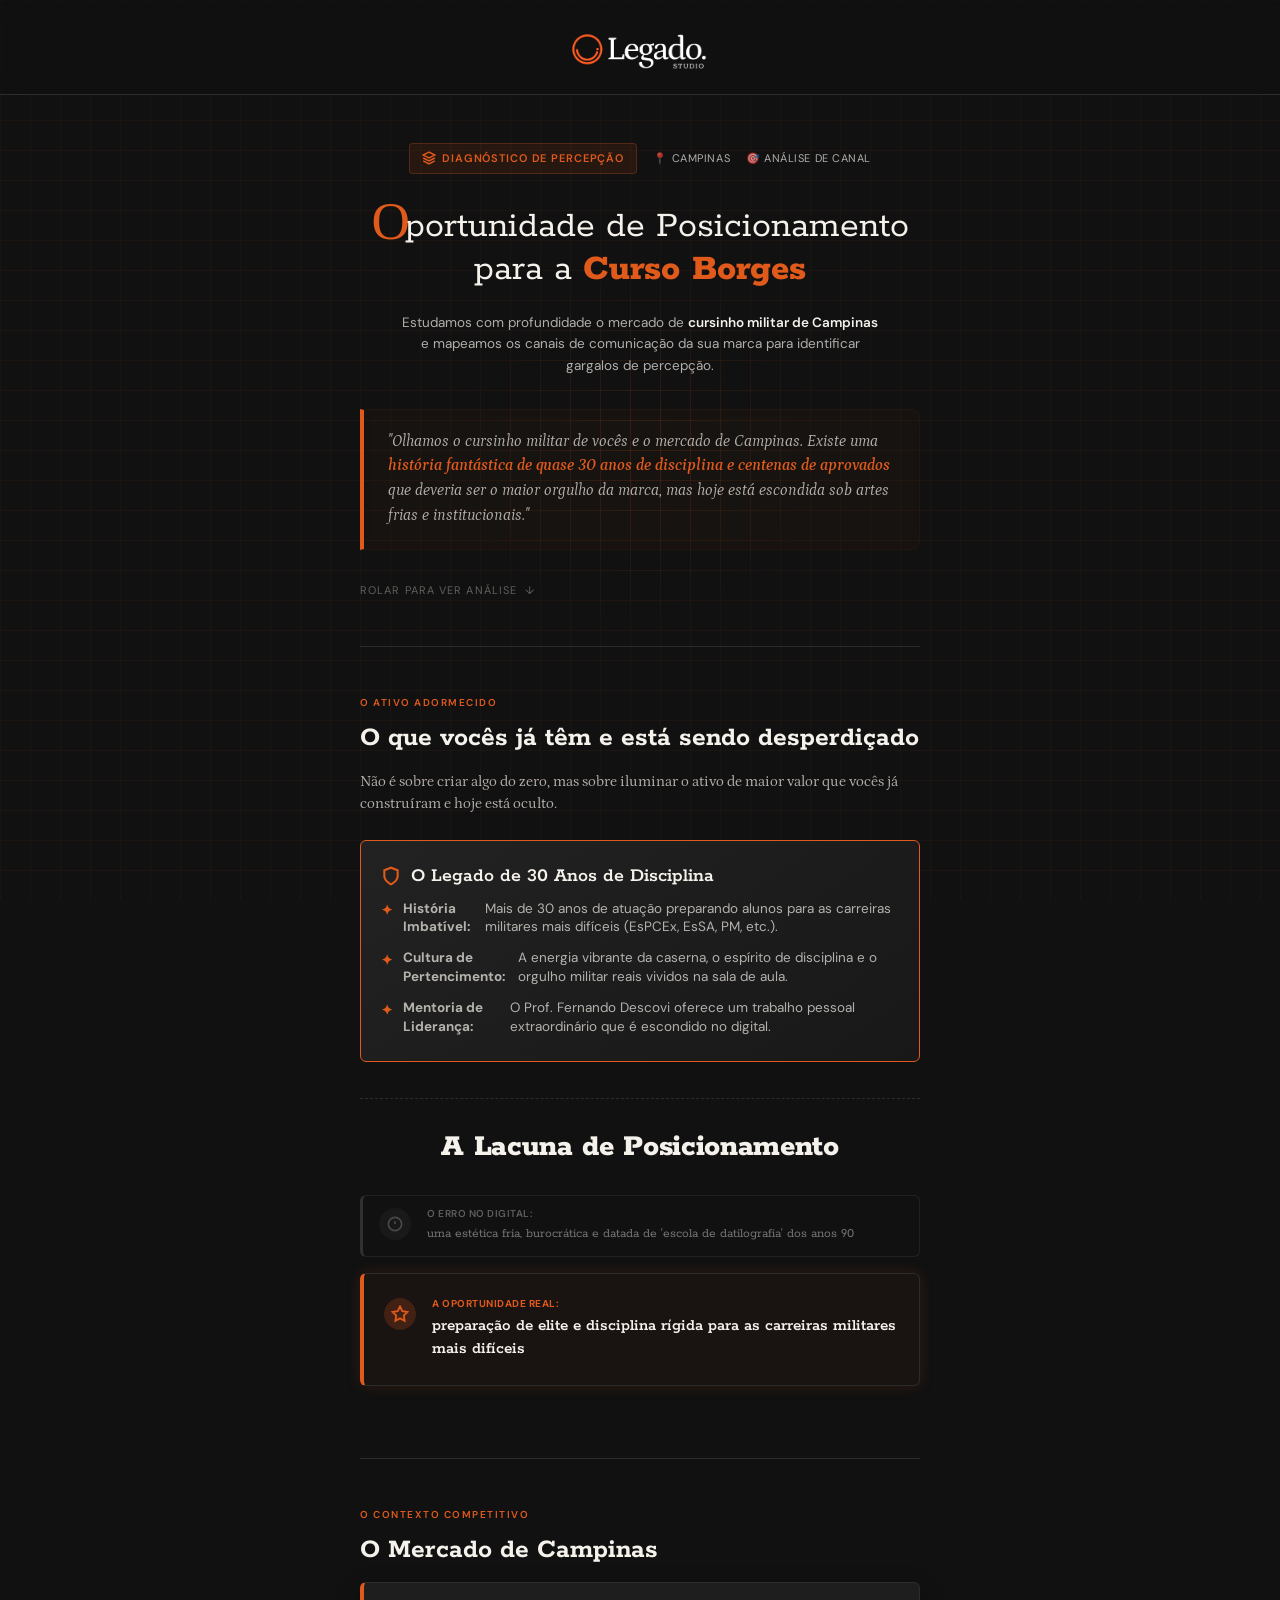
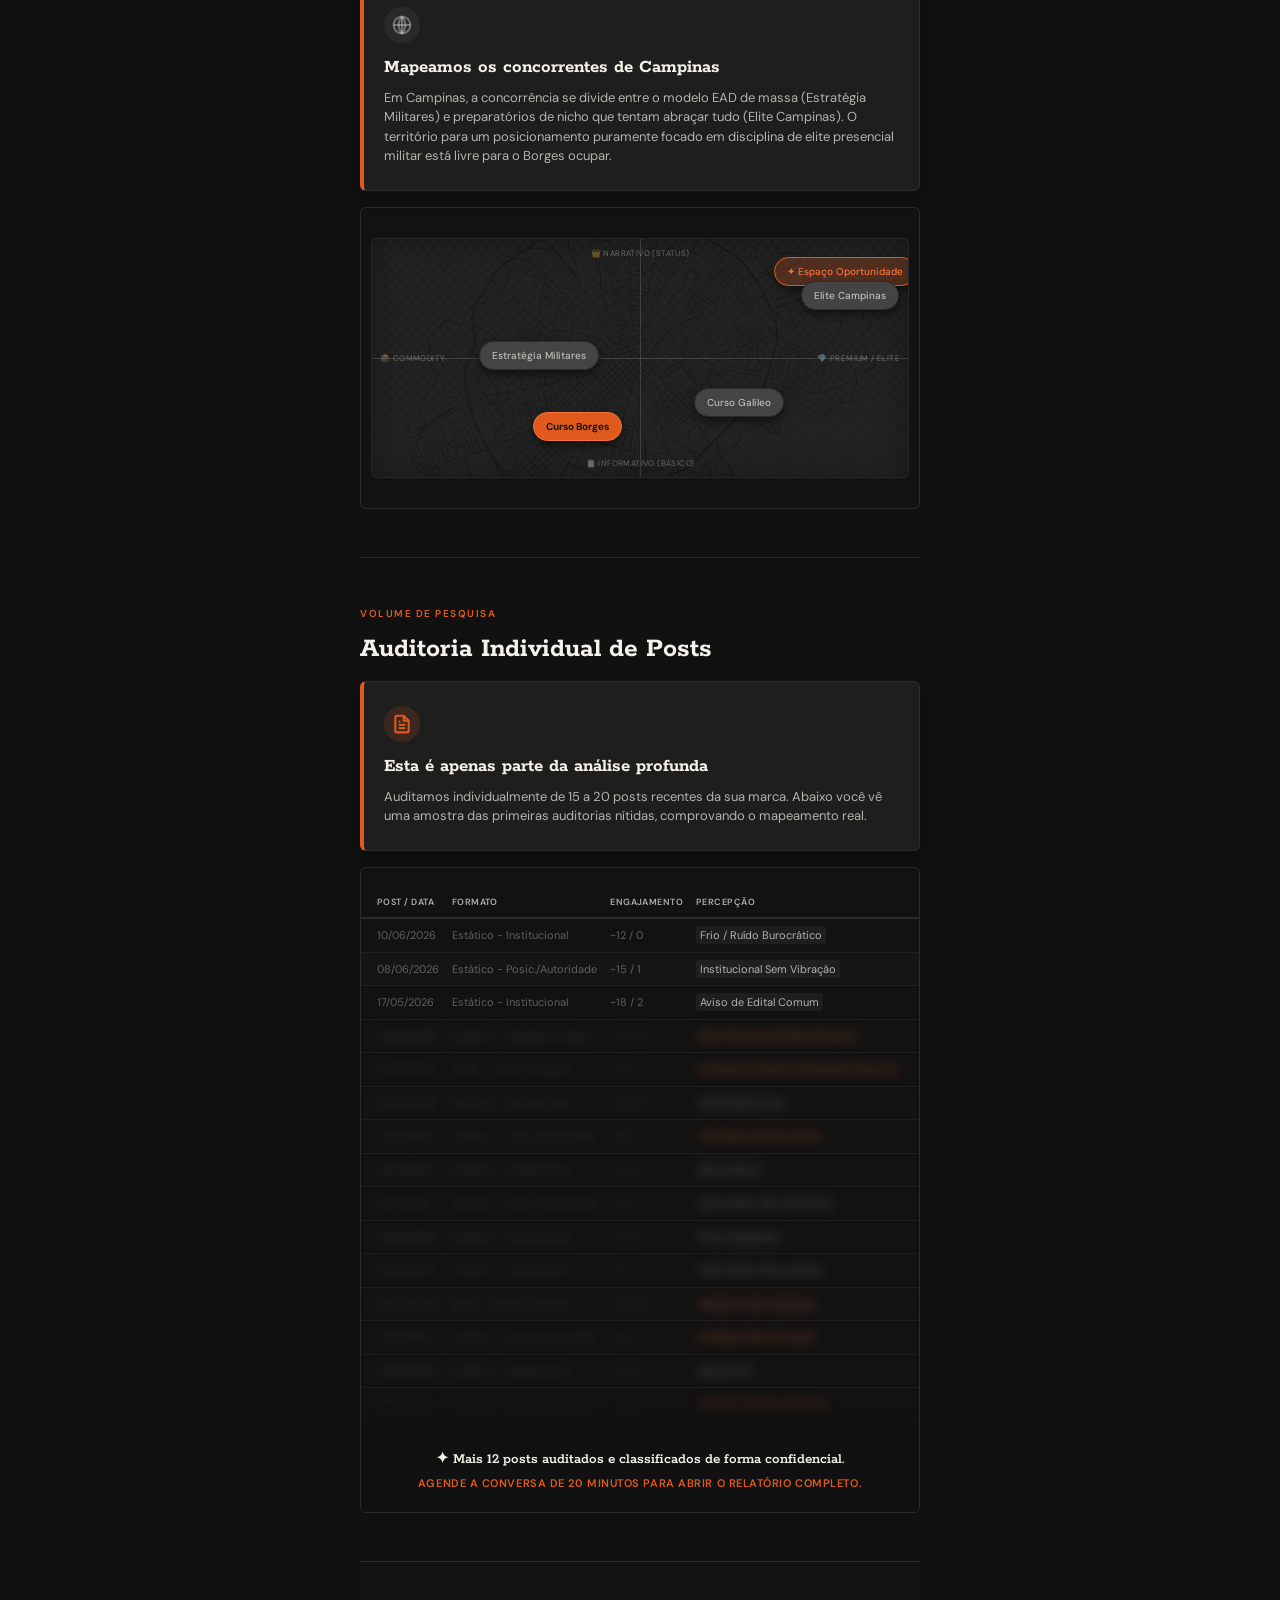
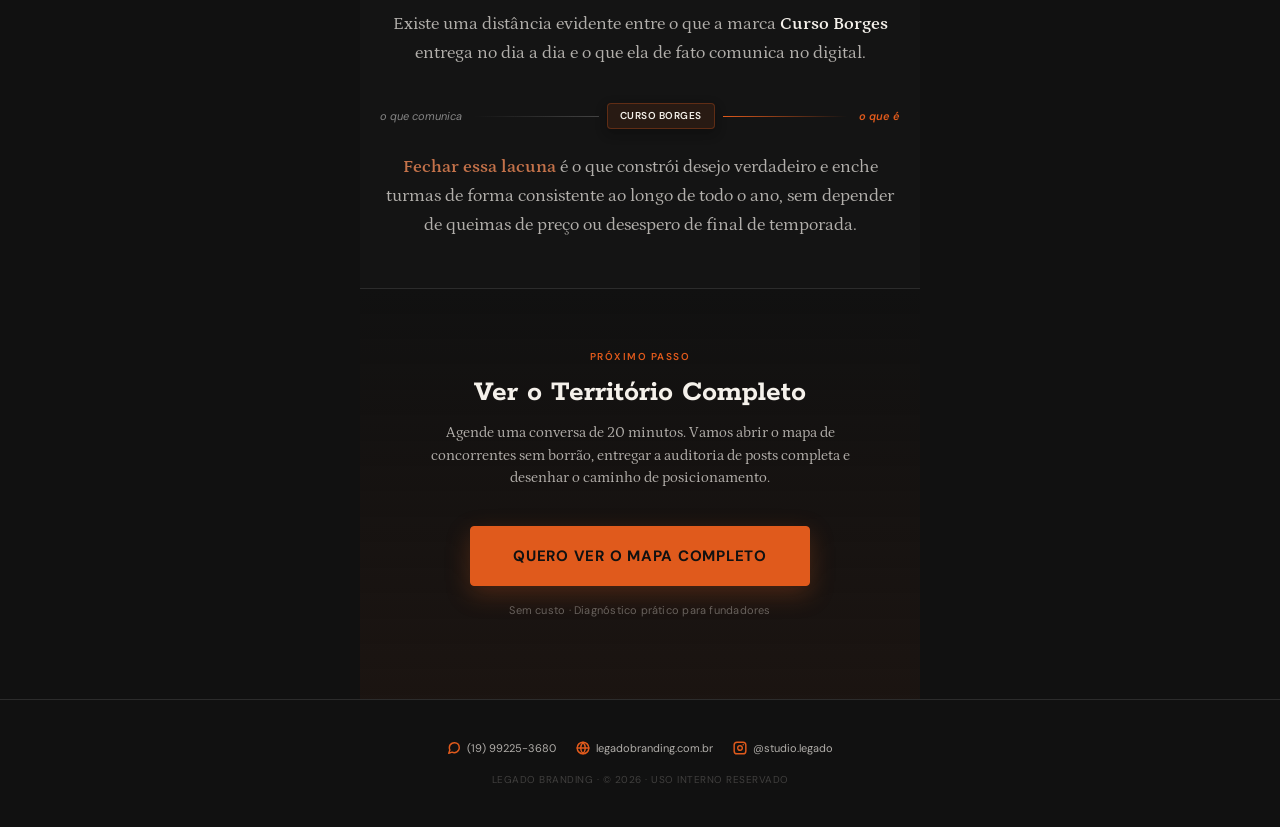
<file: index.html>
<!DOCTYPE html>
<html lang="pt-BR">
<head>
    <meta name="robots" content="noindex, nofollow">
    <meta charset="UTF-8">
    <meta name="viewport" content="width=device-width, initial-scale=1.0">
    <title>Análise de Posicionamento Personalizada | Legado Branding</title>
    <link rel="icon" href="favicon.png" type="image/png">
    <style>
        @import url('https://fonts.googleapis.com/css2?family=Rokkitt:wght@300;400;500;600;700;900&family=Petrona:ital,wght@0,300;0,400;0,500;0,600;0,700;1,400&family=DM+Sans:wght@300;400;500;600;700&display=swap');

        @font-face {
            font-family: 'Bianca';
            src: url('https://proposta-legado.vercel.app/BiancaScript.otf') format('opentype');
            font-weight: normal;
            font-style: normal;
        }

        :root {
            --preto: rgba(17, 17, 17, 0.95);
            --preto-solido: #111111;
            --cinza-escuro: rgba(26, 26, 26, 0.95);
            --cinza-card: #1E1E1E;
            --cinza-borda: #2C2C2C;
            --cinza-medio: #444444;
            --laranja: #E05A1C;
            --laranja-hover: #F47340;
            --laranja-suave: #C4724A;
            --branco: #F5F1EB;
            --branco-suave: rgba(245,241,235,0.7);
            --branco-fraco: rgba(245,241,235,0.35);
        }

        * {
            margin: 0;
            padding: 0;
            box-sizing: border-box;
        }

        html {
            scroll-behavior: smooth;
        }

        body {
            background-color: var(--preto-solido);
            color: var(--branco);
            font-family: 'Petrona', serif;
            line-height: 1.5;
            overflow-x: hidden;
            -webkit-font-smoothing: antialiased;
        }

        /* Background Animado (The Infinite Grid) */
        #grid-bg {
            position: fixed;
            top: 0; left: 0; right: 0; bottom: 0;
            z-index: -2;
            background-color: var(--preto-solido);
            background-image: 
                linear-gradient(to right, rgba(224, 90, 28, 0.05) 1px, transparent 1px),
                linear-gradient(to bottom, rgba(224, 90, 28, 0.05) 1px, transparent 1px);
            background-size: 30px 30px;
            animation: scrollGrid 40s linear infinite;
        }
        #grid-glow {
            position: fixed;
            top: 0; left: 0; right: 0; bottom: 0;
            z-index: -1;
            background-image: 
                linear-gradient(to right, rgba(224, 90, 28, 0.12) 1px, transparent 1px),
                linear-gradient(to bottom, rgba(224, 90, 28, 0.12) 1px, transparent 1px);
            background-size: 30px 30px;
            animation: scrollGrid 40s linear infinite;
            mask-image: radial-gradient(180px circle at var(--mouse-x, 50%) var(--mouse-y, 50%), black, transparent);
            -webkit-mask-image: radial-gradient(180px circle at var(--mouse-x, 50%) var(--mouse-y, 50%), black, transparent);
            pointer-events: none;
        }
        @keyframes scrollGrid {
            0% { background-position: 0 0; }
            100% { background-position: 30px 30px; }
        }

        h1, h2, h3, h4, h5, h6 {
            font-family: 'Rokkitt', serif;
            line-height: 1.15;
            font-weight: 700;
        }

        .letra-ceifada {
            font-family: 'Bianca', cursive;
            color: var(--laranja);
            font-size: 1.4em;
            font-weight: normal;
            display: inline-block;
            line-height: 0.8;
            margin-right: -0.1em;
            transform: translateY(0.05em);
            vertical-align: baseline;
        }

        .destaque-laranja {
            color: var(--laranja);
            font-weight: 600;
        }

        .hero-subtitle {
            font-family: 'DM Sans', sans-serif;
            font-size: 13.5px;
            line-height: 1.6;
            color: var(--branco-suave);
            text-align: center;
            max-width: 480px;
            margin: 0 auto 24px;
            font-weight: 400;
        }

        .hero-subtitle strong {
            color: var(--branco);
            font-weight: 600;
        }

        .container {
            width: 100%;
            max-width: 600px; /* Mobile-first container limit */
            margin: 0 auto;
            padding: 0 20px;
        }

        /* Header e Marca */
        header {
            padding: 32px 0 24px;
            display: flex;
            flex-direction: column;
            align-items: center;
            border-bottom: 1px solid var(--cinza-borda);
            background: rgba(17, 17, 17, 0.4);
            backdrop-filter: blur(10px);
            -webkit-backdrop-filter: blur(10px);
            position: sticky;
            top: 0;
            z-index: 10;
        }

        .logo {
            text-align: center;
        }

        .logo-text {
            font-family: 'Rokkitt', serif;
            font-weight: 700;
            font-size: 20px;
            letter-spacing: 0.05em;
            color: var(--branco);
            text-transform: uppercase;
        }

        .logo-subtext {
            font-family: 'DM Sans', sans-serif;
            font-weight: 600;
            font-size: 8px;
            letter-spacing: 0.25em;
            color: var(--laranja);
            margin-top: 1px;
            text-transform: uppercase;
        }

        /* Seções Gerais */
        section {
            padding: 48px 0;
            border-bottom: 1px solid var(--cinza-borda);
        }

        .section-tag {
            font-family: 'DM Sans', sans-serif;
            font-weight: 600;
            font-size: 10px;
            letter-spacing: 0.15em;
            text-transform: uppercase;
            color: var(--laranja);
            margin-bottom: 12px;
            display: block;
        }

        .section-title {
            font-size: 28px;
            color: var(--branco);
            margin-bottom: 16px;
        }

        .section-desc {
            font-size: 15px;
            color: var(--branco-suave);
            margin-bottom: 24px;
        }

        /* Elementos e Componentes Específicos */
        
        /* 1. Abertura */
        .hero-title {
            font-size: 38px;
            font-weight: 400;
            line-height: 1.15;
            margin-top: 12px;
            margin-bottom: 20px;
            text-align: center;
        }

        .hero-meta {
            font-family: 'DM Sans', sans-serif;
            font-size: 11px;
            color: var(--branco-suave);
            display: flex;
            align-items: center;
            gap: 16px;
            text-transform: uppercase;
            letter-spacing: 0.05em;
        }

        .hero-meta span {
            display: inline-flex;
            align-items: center;
            gap: 4px;
        }

        .hero-header-row {
            display: flex;
            align-items: center;
            justify-content: center;
            flex-wrap: wrap;
            gap: 16px;
            margin-bottom: 24px;
            width: 100%;
        }

        .hero-lead-text {
            font-family: 'Petrona', serif;
            font-size: 15.5px;
            line-height: 1.6;
            color: var(--branco-suave);
            background: rgba(224, 90, 28, 0.03);
            border-left: 4px solid var(--laranja);
            padding: 20px 24px;
            margin: 32px 0;
            font-style: italic;
            border-radius: 0 8px 8px 0;
            box-shadow: inset 0 0 15px rgba(224, 90, 28, 0.02);
            border-top: 1px solid rgba(224, 90, 28, 0.05);
            border-right: 1px solid rgba(224, 90, 28, 0.05);
            border-bottom: 1px solid rgba(224, 90, 28, 0.05);
        }

        .scroll-indicator {
            display: flex;
            align-items: center;
            gap: 8px;
            color: var(--branco-fraco);
            font-family: 'DM Sans', sans-serif;
            font-size: 11px;
            text-transform: uppercase;
            letter-spacing: 0.1em;
            margin-top: 12px;
            animation: bounce 2s infinite;
        }

        @keyframes bounce {
            0%, 20%, 50%, 80%, 100% { transform: translateY(0); }
            40% { transform: translateY(-5px); }
            60% { transform: translateY(-3px); }
        }

        /* 2. O que vimos no conteúdo */
        /* Condicional 1: Engajamento */
        .stat-box {
            background: var(--cinza-card);
            border: 1px solid var(--cinza-borda);
            border-radius: 6px;
            padding: 24px;
            margin-bottom: 16px;
            position: relative;
            overflow: hidden;
        }

        .stat-value {
            font-family: 'Rokkitt', serif;
            font-size: 52px;
            font-weight: 700;
            color: var(--laranja);
            line-height: 1;
            margin-bottom: 4px;
        }

        .stat-label {
            font-family: 'DM Sans', sans-serif;
            font-size: 12px;
            font-weight: 500;
            color: var(--branco-suave);
            text-transform: uppercase;
            letter-spacing: 0.05em;
            margin-bottom: 16px;
        }

        .stat-comparison {
            display: flex;
            flex-direction: column;
            gap: 8px;
            border-top: 1px solid var(--cinza-borda);
            padding-top: 16px;
        }

        .comp-row {
            display: flex;
            justify-content: space-between;
            font-family: 'DM Sans', sans-serif;
            font-size: 13px;
        }

        .comp-label {
            color: var(--branco-suave);
        }

        .comp-val {
            font-weight: 600;
            color: var(--branco);
        }

        .stat-badge {
            background: rgba(224, 90, 28, 0.15);
            color: var(--laranja-hover);
            border: 1px solid rgba(224, 90, 28, 0.3);
            font-size: 11px;
            padding: 4px 8px;
            border-radius: 4px;
            display: inline-block;
            margin-top: 8px;
            font-family: 'DM Sans', sans-serif;
            font-weight: 500;
        }

        /* Condicional 2: Distribuição */
        .dist-chart {
            background: var(--cinza-card);
            border: 1px solid var(--cinza-borda);
            border-radius: 6px;
            padding: 24px;
            display: flex;
            flex-direction: column;
            gap: 16px;
            margin-bottom: 16px;
        }

        .chart-row {
            display: flex;
            flex-direction: column;
            gap: 6px;
        }

        .chart-labels {
            display: flex;
            justify-content: space-between;
            font-family: 'DM Sans', sans-serif;
            font-size: 12px;
        }

        .chart-name {
            color: var(--branco-suave);
            font-weight: 500;
        }

        .chart-pct {
            font-weight: 600;
        }

        .chart-bar-container {
            width: 100%;
            height: 10px;
            background: rgba(255, 255, 255, 0.05);
            border-radius: 5px;
            overflow: hidden;
        }

        .chart-bar {
            height: 100%;
            border-radius: 5px;
            background: var(--cinza-medio);
            transition: width 1s ease;
        }

        .chart-bar.dominant {
            background: var(--laranja);
            box-shadow: 0 0 10px rgba(224, 90, 28, 0.4);
        }

        /* 3. Ativo Desperdiçado */
        .ativo-box {
            background: linear-gradient(145deg, #222222, #181818);
            border: 1px solid var(--laranja);
            border-radius: 6px;
            padding: 24px 20px;
            margin-bottom: 24px;
            position: relative;
        }

        .ativo-title {
            font-size: 20px;
            color: var(--branco);
            font-family: 'Rokkitt', serif;
            font-weight: 600;
        }

        .ativo-bullets {
            list-style: none;
            display: flex;
            flex-direction: column;
            gap: 12px;
            margin-top: 12px;
            padding-left: 0;
            text-align: left;
        }

        .ativo-bullets li {
            font-family: 'DM Sans', sans-serif;
            font-size: 13.5px;
            color: var(--branco-suave);
            display: flex;
            align-items: flex-start;
            gap: 10px;
            line-height: 1.4;
        }

        .ativo-bullets li::before {
            content: '✦';
            color: var(--laranja);
            font-weight: bold;
            flex-shrink: 0;
            margin-top: 2.5px;
        }

        .lacuna-box {
            margin-top: 36px;
            padding: 24px 0;
            border-top: 1px dashed var(--cinza-borda);
            text-align: center;
        }

        .lacuna-label {
            font-family: 'Rokkitt', serif;
            font-size: 32px;
            font-weight: 800;
            color: var(--branco);
            text-transform: none;
            letter-spacing: -0.01em;
            margin-bottom: 24px;
            display: block;
            text-align: center;
        }

        .lacuna-cards-container {
            display: flex;
            flex-direction: column;
            gap: 16px;
            margin-top: 20px;
            text-align: left;
        }

        .lacuna-card {
            background: var(--cinza-card);
            border: 1px solid var(--cinza-borda);
            border-radius: 6px;
            display: flex;
            gap: 16px;
            align-items: flex-start;
            transition: all 0.3s ease;
        }

        .lacuna-card:hover {
            transform: translateY(-2px);
        }

        .card-entrega {
            border-left: 4px solid var(--laranja);
            background: rgba(224, 90, 28, 0.04);
            padding: 24px 20px;
            box-shadow: 0 0 15px rgba(224, 90, 28, 0.15);
            animation: card-glow 2s infinite alternate;
        }

        @keyframes card-glow {
            0% { box-shadow: 0 0 8px rgba(224, 90, 28, 0.1); border-color: rgba(224, 90, 28, 0.4); }
            100% { box-shadow: 0 0 24px rgba(224, 90, 28, 0.45); border-color: var(--laranja-hover); }
        }

        .card-entrega .lacuna-card-content p {
            font-size: 17px;
            font-weight: 600;
            color: var(--branco);
        }

        .card-comunica {
            border-left: 3px solid var(--cinza-medio);
            background: rgba(26, 26, 26, 0.3);
            padding: 12px 16px;
            opacity: 0.65;
        }

        .card-comunica .lacuna-card-content p {
            font-size: 13.5px;
            color: #aaaaaa;
        }

        .lacuna-icon-circle {
            width: 32px;
            height: 32px;
            border-radius: 50%;
            display: flex;
            align-items: center;
            justify-content: center;
            flex-shrink: 0;
        }

        .bg-check {
            background: rgba(224, 90, 28, 0.15);
            color: var(--laranja);
        }

        .bg-alert {
            background: rgba(255, 255, 255, 0.05);
            color: var(--branco-fraco);
        }

        .lacuna-card-content h4 {
            font-family: 'DM Sans', sans-serif;
            font-size: 10px;
            text-transform: uppercase;
            letter-spacing: 0.05em;
            color: var(--branco-fraco);
            margin-bottom: 6px;
        }

        .lacuna-card-content p {
            font-family: 'Rokkitt', serif;
            color: var(--branco);
            line-height: 1.35;
        }

        .badge-analise {
            display: inline-flex;
            align-items: center;
            background: rgba(224, 90, 28, 0.1);
            border: 1px solid rgba(224, 90, 28, 0.25);
            color: var(--laranja);
            padding: 6px 12px;
            border-radius: 4px;
            font-family: 'DM Sans', sans-serif;
            font-weight: 600;
            font-size: 11px;
            text-transform: uppercase;
            letter-spacing: 0.08em;
        }

        .ativo-header {
            display: flex;
            align-items: center;
            gap: 10px;
            margin-bottom: 12px;
        }

        .ativo-icon {
            color: var(--laranja);
            flex-shrink: 0;
        }

        .dot-oportunidade {
            background: rgba(224, 90, 28, 0.25);
            color: var(--laranja-hover);
            border: 1px solid var(--laranja);
            font-weight: 700;
            box-shadow: 0 0 15px rgba(224, 90, 28, 0.4);
            animation: pulse-glow 2s infinite alternate;
            z-index: 4;
        }

        @keyframes pulse-glow {
            0% { box-shadow: 0 0 8px rgba(224, 90, 28, 0.3); transform: scale(1); }
            100% { box-shadow: 0 0 22px rgba(224, 90, 28, 0.7); transform: scale(1.08); }
        }

        /* 4 e 5. Seções Borradas com Legenda Nítida */
        .mercado-legenda-card {
            background: var(--cinza-card);
            border: 1px solid var(--cinza-borda);
            border-left: 4px solid var(--laranja);
            border-radius: 6px;
            padding: 24px 20px;
            margin-top: 16px;
            text-align: left;
            box-shadow: 0 8px 24px rgba(0, 0, 0, 0.3);
        }

        .blurred-container {
            position: relative;
            border-radius: 6px;
            overflow: hidden;
            border: 1px solid var(--cinza-borda);
            background: rgba(20, 20, 20, 0.4);
            margin-top: 16px;
        }

        .blur-wrapper {
            transition: all 0.5s ease;
            padding: 20px 10px;
            position: relative;
        }

        .blur-row {
            filter: blur(5px);
            opacity: 0.35;
            user-select: none;
            pointer-events: none;
            -webkit-user-select: none;
        }

        .table-fader-banner {
            position: absolute;
            bottom: 0;
            left: 0;
            right: 0;
            padding: 60px 20px 20px;
            background: linear-gradient(to top, #111111 65%, rgba(17, 17, 17, 0) 100%);
            text-align: center;
            display: flex;
            flex-direction: column;
            align-items: center;
            justify-content: flex-end;
            z-index: 5;
        }

        .table-fader-banner p {
            font-family: 'Rokkitt', serif;
            font-size: 15px;
            color: var(--branco);
            font-weight: 600;
        }

        .table-fader-banner span {
            font-family: 'DM Sans', sans-serif;
            font-size: 11px;
            color: var(--laranja);
            text-transform: uppercase;
            letter-spacing: 0.05em;
            margin-top: 4px;
            font-weight: 600;
        }

        .overlay-title {
            font-family: 'Rokkitt', serif;
            font-size: 18px;
            color: var(--branco);
            margin-bottom: 10px;
            line-height: 1.3;
        }

        .overlay-desc {
            font-family: 'DM Sans', sans-serif;
            font-size: 12px;
            color: var(--branco-suave);
            line-height: 1.5;
        }

        /* 4. Mercado (Mapa Posicionamento) */
        .positioning-map {
            width: 100%;
            height: 240px;
            display: grid;
            grid-template-columns: 1fr 1fr;
            grid-template-rows: 1fr 1fr;
            border: 1px solid rgba(255,255,255,0.1);
            position: relative;
            margin: 10px 0;
            background-color: var(--preto-solido);
            border-radius: 6px;
            overflow: hidden;
            box-shadow: inset 0 0 30px rgba(0, 0, 0, 0.8);
        }

        .positioning-map::before {
            content: "";
            position: absolute;
            top: 0; left: 0; right: 0; bottom: 0;
            background-image: var(--map-bg, none);
            background-size: cover;
            background-position: center;
            background-repeat: no-repeat;
            opacity: 0.08; /* Opacidade bem suave para não atrapalhar a leitura dos eixos */
            z-index: 0;
            pointer-events: none;
        }

        .map-axis-y {
            position: absolute;
            left: 50%;
            top: 0;
            bottom: 0;
            width: 1px;
            background: rgba(255, 255, 255, 0.15);
            z-index: 1;
        }

        .map-axis-x {
            position: absolute;
            top: 50%;
            left: 0;
            right: 0;
            height: 1px;
            background: rgba(255, 255, 255, 0.15);
            z-index: 1;
        }

        .map-label {
            position: absolute;
            font-family: 'DM Sans', sans-serif;
            font-size: 8px;
            text-transform: uppercase;
            letter-spacing: 0.05em;
            color: var(--branco-fraco);
            padding: 4px;
            z-index: 2;
        }
        .label-top { top: 4px; left: 50%; transform: translateX(-50%); }
        .label-bottom { bottom: 4px; left: 50%; transform: translateX(-50%); }
        .label-left { left: 4px; top: 50%; transform: translateY(-50%); }
        .label-right { right: 4px; top: 50%; transform: translateY(-50%); }

        .map-dot {
            position: absolute;
            padding: 6px 12px;
            border-radius: 20px;
            font-family: 'DM Sans', sans-serif;
            font-weight: 500;
            font-size: 10px;
            white-space: nowrap;
            box-shadow: 0 4px 10px rgba(0,0,0,0.5);
            z-index: 3;
        }

        .dot-competitor {
            background: var(--cinza-medio);
            color: var(--branco-suave);
            border: 1px solid var(--cinza-borda);
        }

        .dot-prospect {
            background: var(--laranja);
            color: var(--preto-solido);
            border: 1px solid var(--laranja-hover);
            font-weight: 700;
        }

        /* 5. Tabela Auditoria */
        .audit-table-container {
            width: 100%;
            overflow-x: auto;
        }

        .audit-table {
            width: 100%;
            border-collapse: collapse;
            font-family: 'DM Sans', sans-serif;
            font-size: 11px;
            text-align: left;
        }

        .audit-table th {
            border-bottom: 2px solid var(--cinza-borda);
            padding: 8px 6px;
            color: var(--branco-suave);
            font-weight: 600;
            text-transform: uppercase;
            font-size: 9px;
            letter-spacing: 0.05em;
        }

        .audit-table td {
            border-bottom: 1px solid rgba(255, 255, 255, 0.05);
            padding: 8px 6px;
            color: var(--branco-fraco);
            white-space: nowrap;
        }

        .audit-table tr:nth-child(even) {
            background: rgba(255, 255, 255, 0.01);
        }

        .table-badge-ok {
            background: rgba(224, 90, 28, 0.15);
            color: var(--laranja-suave);
            padding: 2px 4px;
            border-radius: 3px;
        }

        .table-badge-critico {
            background: rgba(255, 255, 255, 0.05);
            color: var(--branco-suave);
            padding: 2px 4px;
            border-radius: 3px;
        }

        /* 6. O Gap */
        .gap-text {
            font-family: 'Petrona', serif;
            font-size: 18px;
            line-height: 1.6;
            color: var(--branco-suave);
            text-align: center;
        }

        .gap-text em {
            color: var(--branco);
            font-style: normal;
            font-weight: 500;
        }

        .gap-highlight {
            color: var(--laranja-suave);
            font-weight: 600;
        }

        .visual-gap-row {
            display: flex;
            align-items: center;
            justify-content: center;
            width: 100%;
            gap: 12px;
            margin: 36px 0 24px;
            font-family: 'DM Sans', sans-serif;
            font-size: 11px;
        }
        
        .gap-text-left {
            color: #888888;
            text-transform: lowercase;
            font-style: italic;
            white-space: nowrap;
        }
        
        .gap-text-right {
            color: var(--laranja);
            font-weight: 600;
            text-transform: lowercase;
            font-style: italic;
            white-space: nowrap;
        }
        
        .gap-divider {
            display: flex;
            align-items: center;
            flex-grow: 1;
            gap: 8px;
            min-width: 80px;
        }
        
        .gap-line {
            height: 1px;
            flex-grow: 1;
        }
        
        .gap-line-left {
            background: linear-gradient(90deg, transparent, var(--cinza-medio));
        }

        .gap-line-right {
            background: linear-gradient(90deg, var(--laranja), transparent);
        }
        
        .gap-badge {
            background: rgba(224, 90, 28, 0.1);
            border: 1px solid rgba(224, 90, 28, 0.3);
            color: var(--branco);
            padding: 4px 12px;
            border-radius: 4px;
            font-size: 10px;
            font-weight: 600;
            text-transform: uppercase;
            letter-spacing: 0.05em;
            white-space: nowrap;
            box-shadow: 0 4px 12px rgba(0,0,0,0.3);
        }

        /* 7. CTA */
        .cta-section {
            background: linear-gradient(to bottom, var(--preto-solido), rgba(224, 90, 28, 0.05));
            text-align: center;
            padding: 60px 0 80px;
            border-bottom: none;
        }

        .btn-cta {
            display: inline-flex;
            align-items: center;
            justify-content: center;
            width: 100%;
            max-width: 340px;
            background-color: var(--laranja);
            color: var(--preto-solido);
            border: 1px solid var(--laranja);
            padding: 18px 24px;
            font-family: 'DM Sans', sans-serif;
            font-weight: 700;
            font-size: 15px;
            border-radius: 4px;
            text-decoration: none;
            transition: all 0.3s ease;
            box-shadow: 0 8px 24px rgba(224, 90, 28, 0.25);
            cursor: pointer;
            text-transform: uppercase;
            letter-spacing: 0.05em;
            margin-top: 12px;
        }

        .btn-cta:hover {
            background-color: var(--laranja-hover);
            border-color: var(--laranja-hover);
            transform: translateY(-2px);
            box-shadow: 0 12px 28px rgba(224, 90, 28, 0.4);
        }

        .btn-cta:active {
            transform: translateY(0);
        }

        .cta-subnote {
            font-family: 'DM Sans', sans-serif;
            font-size: 11px;
            color: var(--branco-fraco);
            margin-top: 16px;
            letter-spacing: 0.02em;
        }

        /* Footer */
        footer {
            padding: 40px 0;
            text-align: center;
            border-top: 1px solid var(--cinza-borda);
            font-family: 'DM Sans', sans-serif;
            font-size: 10px;
            color: var(--branco-fraco);
            letter-spacing: 0.05em;
            text-transform: uppercase;
        }

        .footer-contacts {
            display: flex;
            justify-content: center;
            flex-wrap: wrap;
            gap: 20px;
            margin-bottom: 16px;
            font-family: 'DM Sans', sans-serif;
            font-size: 11px;
            text-transform: none;
            letter-spacing: normal;
        }

        .footer-contacts a {
            color: var(--branco-suave);
            text-decoration: none;
            transition: color 0.2s;
            display: inline-flex;
            align-items: center;
            gap: 6px;
        }

        .footer-contacts a:hover {
            color: var(--branco);
        }

        .footer-contacts a svg {
            color: var(--laranja);
            transition: transform 0.2s, color 0.2s;
        }

        .footer-contacts a:hover svg {
            color: var(--laranja-hover);
            transform: scale(1.1);
        }

        /* Debug / Switcher Tool (Floating Panel) */
        #prospect-switcher {
            position: fixed;
            bottom: 20px;
            left: 50%;
            transform: translateX(-50%);
            z-index: 100;
            background: rgba(34, 34, 34, 0.95);
            border: 1px solid var(--laranja);
            padding: 8px 16px;
            border-radius: 50px;
            display: flex;
            align-items: center;
            gap: 12px;
            box-shadow: 0 10px 30px rgba(0, 0, 0, 0.5);
            transition: opacity 0.3s ease;
        }

        #prospect-switcher select {
            background: #111;
            color: var(--branco);
            border: 1px solid var(--cinza-borda);
            padding: 4px 8px;
            border-radius: 4px;
            font-family: 'DM Sans', sans-serif;
            font-size: 12px;
            cursor: pointer;
            outline: none;
        }

        #prospect-switcher select:focus {
            border-color: var(--laranja);
        }

        .btn-copy {
            background: var(--laranja);
            color: #111;
            border: none;
            padding: 5px 10px;
            border-radius: 20px;
            font-family: 'DM Sans', sans-serif;
            font-size: 11px;
            font-weight: 600;
            cursor: pointer;
            transition: background 0.2s;
        }

        .btn-copy:hover {
            background: var(--laranja-hover);
        }

        .switcher-label {
            font-family: 'DM Sans', sans-serif;
            font-size: 11px;
            font-weight: 600;
            color: var(--branco-suave);
            text-transform: uppercase;
        }

        /* Oculta o switcher se p=no-switcher estiver na URL */
        .hide-switcher #prospect-switcher {
            display: none;
        }
    </style>
    <script src="db.js?v=7"></script>
</head>
<body>

    <!-- Background Animado -->
    <div id="grid-bg"></div>
    <div id="grid-glow"></div>

    <!-- HEADER -->
    <header>
        <div class="logo">
            <img src="logo legado.png" alt="Legado Branding" style="height: 38px; width: auto; display: block;" />
        </div>
    </header>

    <!-- CONTAINER PRINCIPAL (MOBILE-FIRST) -->
    <main class="container">

        <!-- 1. ABERTURA (NÍTIDO) -->
        <section id="abertura">
            <div class="hero-header-row">
                <div class="badge-analise">
                    <svg width="14" height="14" viewBox="0 0 24 24" fill="none" stroke="currentColor" stroke-width="2.5" style="margin-right: 6px;"><polygon points="12 2 2 7 12 12 22 7 12 2"></polygon><polyline points="2 17 12 22 22 17"></polyline><polyline points="2 12 12 17 22 12"></polyline></svg>
                    Diagnóstico de Percepção
                </div>
                <div class="hero-meta">
                    <span>📍 <span id="val-cidade">Cidade</span></span>
                    <span>🎯 Análise de Canal</span>
                </div>
            </div>
            <h1 class="hero-title"><span class="letra-ceifada">O</span>portunidade de Posicionamento para a <span id="val-nome-prospect" style="color: var(--laranja); white-space: nowrap; font-weight: 800;">Marca</span></h1>
            
            <p class="hero-subtitle">
                Estudamos com profundidade o mercado de <strong id="val-nicho-cidade-label">Nicho de Cidade</strong> e mapeamos os canais de comunicação da sua marca para identificar gargalos de percepção.
            </p>

            <div class="hero-lead-text" id="val-frase-abertura">
                "Olhamos o <span id="val-nicho-text">nicho</span> de vocês e o mercado de <span id="val-cidade-text">cidade</span>. Existe uma força extraordinária na história de vocês que já está aí dentro, mas que ainda não está sendo traduzida na comunicação."
            </div>

            <div class="scroll-indicator">
                <span>Rolar para ver análise</span> ↓
            </div>
        </section>

        <!-- 2. O QUE VIMOS NO CONTEÚDO (NÍTIDO, CONDICIONAL) -->
        <section id="vimos-conteudo">
            <span class="section-tag">O que vimos no conteúdo</span>
            
            <!-- Bloco 2A: Exibido se o Achado Mais Forte for "engajamento" -->
            <div id="achado-engajamento" style="display: none;">
                <h2 class="section-title" id="val-diagnosis-title-eng">Volume vs. Conexão Real</h2>
                <p class="section-desc" id="val-diagnosis-desc-eng">
                    O tamanho da sua base de seguidores não condiz com as conversas reais acontecendo nos posts. Há um descompasso claro de interesse.
                </p>
                <div class="stat-box">
                    <div class="stat-value" id="val-seguidores">0k</div>
                    <div class="stat-label">Seguidores no Instagram</div>
                    <div class="stat-comparison">
                        <div class="comp-row">
                            <span class="comp-label">Taxa de Engajamento Real:</span>
                            <span class="comp-val" id="val-taxa-engajamento">0.0%</span>
                        </div>
                        <div class="comp-row" id="val-ressalva-row" style="margin-top: 4px;">
                            <span class="comp-label" style="font-size: 11px; font-style: italic; color: var(--branco-fraco);" id="val-ressalva">Ressalva</span>
                        </div>
                    </div>
                </div>
                <p class="section-desc" style="font-size: 14px; margin-bottom: 0;">
                    <em>O diagnóstico:</em> <span id="val-diagnosis-text-eng">A audiência está passiva. Sua marca publica muito volume, mas o público lê como ruído institucional, não como valor que gera resposta.</span>
                </p>
            </div>

            <!-- Bloco 2B: Exibido se o Achado Mais Forte for "distribuicao" -->
            <div id="achado-distribuicao" style="display: none;">
                <h2 class="section-title" id="val-diagnosis-title-dist">Distribuição de Esforço</h2>
                <p class="section-desc" id="val-diagnosis-desc-dist">
                    Mapeamos onde o seu time gasta mais tempo produzindo conteúdo e onde está a real força de conversão da marca.
                </p>
                <div class="dist-chart" id="val-chart-container">
                    <!-- Gerado dinamicamente via Javascript -->
                </div>
                <p class="section-desc" id="val-diagnosis-text-dist" style="font-size: 14px; margin-bottom: 0;">
                    Sua marca está sobrecarregando a produção em formatos que o algoritmo entrega pouco ou que não provam autoridade, deixando a real substância em segundo plano.
                </p>
            </div>
        </section>

        <!-- 3. O ATIVO QUE VOCÊS NÃO ESTÃO USANDO (NÍTIDO — CORAÇÃO DA PÁGINA) -->
        <section id="ativo-desperdicado">
            <span class="section-tag">O Ativo Adormecido</span>
            <h2 class="section-title">O que vocês já têm e está sendo desperdiçado</h2>
            <p class="section-desc">
                Não é sobre criar algo do zero, mas sobre iluminar o ativo de maior valor que vocês já construíram e hoje está oculto.
            </p>

            <div class="ativo-box">
                <div class="ativo-header">
                    <svg class="ativo-icon" width="20" height="20" viewBox="0 0 24 24" fill="none" stroke="currentColor" stroke-width="2.5"><path d="M12 22s8-4 8-10V5l-8-3-8 3v7c0 6 8 10 8 10z"></path></svg>
                    <h3 class="ativo-title" id="val-ativo-desperdicado">Ativo Desperdiçado</h3>
                </div>
                <ul class="ativo-bullets" id="val-ativo-bullets">
                    <!-- Bullets do Ativo serão injetados dinamicamente via JS -->
                </ul>
            </div>

            <div class="lacuna-box">
                <span class="lacuna-label">A Lacuna de Posicionamento</span>
                
                <div class="lacuna-cards-container">
                    <!-- Card de Comunicação (Erro Digital) - Aparece primeiro, em cinza e menor -->
                    <div class="lacuna-card card-comunica">
                        <div class="lacuna-icon-circle bg-alert">
                            <svg width="16" height="16" viewBox="0 0 24 24" fill="none" stroke="currentColor" stroke-width="2.5"><circle cx="12" cy="12" r="10"></circle><line x1="12" y1="8" x2="12" y2="12"></line><line x1="12" y1="16" x2="12.01" y2="16"></line></svg>
                        </div>
                        <div class="lacuna-card-content">
                            <h4 style="color: #888888; font-weight: 600;">O ERRO NO DIGITAL:</h4>
                            <p id="val-lacuna-comunica">Comunicação rasa...</p>
                        </div>
                    </div>

                    <!-- Card de Entrega (Oportunidade Real) - Aparece depois, maior e com glow pulsante -->
                    <div class="lacuna-card card-entrega">
                        <div class="lacuna-icon-circle bg-check" style="background: rgba(224, 90, 28, 0.2); color: var(--laranja);">
                            <svg width="18" height="18" viewBox="0 0 24 24" fill="none" stroke="currentColor" stroke-width="2.5"><polygon points="12 2 15.09 8.26 22 9.27 17 14.14 18.18 21.02 12 17.77 5.82 21.02 7 14.14 2 9.27 8.91 8.26 12 2"></polygon></svg>
                        </div>
                        <div class="lacuna-card-content">
                            <h4 style="color: var(--laranja); font-weight: 700;">A OPORTUNIDADE REAL:</h4>
                            <p id="val-lacuna-entrega">Entrega real...</p>
                        </div>
                    </div>
                </div>
            </div>
        </section>

        <!-- 4. O MERCADO (BORRADO) -->
        <section id="mercado-concorrencia">
            <span class="section-tag">O Contexto Competitivo</span>
            <h2 class="section-title">O Mercado de <span id="val-cidade-mercado">Cidade</span></h2>
            
            <!-- Descrição Nítida no Topo -->
            <div class="mercado-legenda-card">
                <div class="lacuna-icon-circle bg-alert" style="margin-bottom: 12px; width: 36px; height: 36px;">
                    <svg width="20" height="20" viewBox="0 0 24 24" fill="none" stroke="currentColor" stroke-width="2.5"><circle cx="12" cy="12" r="10"></circle><line x1="2" y1="12" x2="22" y2="12"></line><line x1="12" y1="2" x2="12" y2="22"></line><path d="M12 2a15.3 15.3 0 0 1 4 10 15.3 15.3 0 0 1-4 10 15.3 15.3 0 0 1-4-10 15.3 15.3 0 0 1 4-10z"></path></svg>
                </div>
                <h3 class="overlay-title" style="font-size: 19px; margin-bottom: 8px;">Mapeamos os concorrentes de <span id="val-cidade-overlay">Cidade</span></h3>
                <p class="overlay-desc" id="val-mercado-desc" style="font-size: 13px; line-height: 1.5; color: var(--branco-suave);">
                    Mapeamos os concorrentes e encontramos um espaço vazio de posicionamento que ninguém está ocupando. O território de diferenciação de elite está livre.
                </p>
            </div>

            <div class="blurred-container" style="margin-top: 16px;">
                <!-- Mapa Parcialmente Borrado por Baixo -->
                <div class="blur-wrapper">
                    <div class="positioning-map" id="map-container">
                        <div class="map-axis-y"></div>
                        <div class="map-axis-x"></div>
                        <div class="map-label label-top">👑 Narrativo (Status)</div>
                        <div class="map-label label-bottom">📋 Informativo (Básico)</div>
                        <div class="map-label label-left">📦 Commodity</div>
                        <div class="map-label label-right">💎 Premium / Elite</div>
                        
                        <!-- Dots dinâmicos de concorrentes (borrados) e prospect/oportunidade (nítidos) -->
                    </div>
                </div>
            </div>
        </section>

        <!-- 5. O QUE LEVANTAMOS (BORRADO) -->
        <section id="auditoria-conteudo">
            <span class="section-tag">Volume de Pesquisa</span>
            <h2 class="section-title">Auditoria Individual de Posts</h2>
            
            <div class="mercado-legenda-card">
                <div class="lacuna-icon-circle bg-check" style="margin-bottom: 12px; width: 36px; height: 36px;">
                    <svg width="20" height="20" viewBox="0 0 24 24" fill="none" stroke="currentColor" stroke-width="2.5"><path d="M14 2H6a2 2 0 0 0-2 2v16a2 2 0 0 0 2 2h12a2 2 0 0 0 2-2V8z"></path><polyline points="14 2 14 8 20 8"></polyline><line x1="16" y1="13" x2="8" y2="13"></line><line x1="16" y1="17" x2="8" y2="17"></line><polyline points="10 9 9 9 8 9"></polyline></svg>
                </div>
                <h3 class="overlay-title" style="font-size: 19px; margin-bottom: 8px;">Esta é apenas parte da análise profunda</h3>
                <p class="overlay-desc" style="font-size: 13px; line-height: 1.5; color: var(--branco-suave);">
                    Auditamos individualmente de 15 a 20 posts recentes da sua marca. Abaixo você vê uma amostra das primeiras auditorias nítidas, comprovando o mapeamento real.
                </p>
            </div>

            <div class="blurred-container" style="position: relative; overflow: hidden; margin-top: 16px;">
                <!-- Tabela Parcialmente Borrada por Baixo -->
                <div class="blur-wrapper" style="padding-bottom: 90px; padding-left: 0; padding-right: 0;">
                    <div class="audit-table-container">
                        <table class="audit-table">
                            <thead>
                                <tr>
                                    <th style="padding-left: 16px;">Post / Data</th>
                                    <th>Formato</th>
                                    <th>Engajamento</th>
                                    <th style="padding-right: 16px;">Percepção</th>
                                </tr>
                            </thead>
                            <tbody id="audit-table-body">
                                <!-- Preenchido dinamicamente (primeiras 3 nítidas, resto com blur-row) -->
                            </tbody>
                        </table>
                    </div>
                </div>

                <!-- Degradê e Banner Nítido no Rodapé da Tabela -->
                <div class="table-fader-banner">
                    <p>✦ Mais 12 posts auditados e classificados de forma confidencial.</p>
                    <span>Agende a conversa de 20 minutos para abrir o relatório completo.</span>
                </div>
            </div>
        </section>

        <!-- 6. O GAP (NÍTIDO) -->
        <section id="o-gap" style="background: rgba(26, 26, 26, 0.4);">
            <div class="container">
                <div class="gap-text">
                    Existe uma distância evidente entre o que a marca <span id="val-nome-prospect-gap" style="color: var(--branco); font-weight: 600; white-space: nowrap;">vocês</span> entrega no dia a dia e o que ela de fato comunica no digital.
                    
                    <div class="visual-gap-row">
                        <span class="gap-text-left">o que comunica</span>
                        <div class="gap-divider">
                            <span class="gap-line gap-line-left"></span>
                            <span class="gap-badge" id="val-gap-client-badge">cliente</span>
                            <span class="gap-line gap-line-right"></span>
                        </div>
                        <span class="gap-text-right">o que é</span>
                    </div>
                    
                    <span class="gap-highlight">Fechar essa lacuna</span> é o que constrói desejo verdadeiro e enche turmas de forma consistente ao longo de todo o ano, sem depender de queimas de preço ou desespero de final de temporada.
                </div>
            </div>
        </section>

        <!-- 7. CTA (NÍTIDO) -->
        <section class="cta-section">
            <span class="section-tag">Próximo Passo</span>
            <h2 class="section-title" style="font-size: 30px; margin-bottom: 12px;">Ver o Território Completo</h2>
            <p class="section-desc" style="max-width: 450px; margin: 0 auto 24px;">
                Agende uma conversa de 20 minutos. Vamos abrir o mapa de concorrentes sem borrão, entregar a auditoria de posts completa e desenhar o caminho de posicionamento.
            </p>

            <a href="#" class="btn-cta" id="val-cta-btn" target="_blank">
                Quero ver o mapa completo
            </a>
            
            <p class="cta-subnote">Sem custo · Diagnóstico prático para fundadores</p>
        </section>

    </main>

    <!-- FOOTER -->
    <footer>
        <div class="footer-contacts">
            <a href="https://wa.me/5519992253680" target="_blank">
                <svg width="14" height="14" viewBox="0 0 24 24" fill="none" stroke="currentColor" stroke-width="2.5" stroke-linecap="round" stroke-linejoin="round"><path d="M21 11.5a8.38 8.38 0 0 1-.9 3.8 8.5 8.5 0 0 1-7.6 4.7 8.38 8.38 0 0 1-3.8-.9L3 21l1.9-5.7a8.38 8.38 0 0 1-.9-3.8 8.5 8.5 0 0 1 4.7-7.6 8.38 8.38 0 0 1 3.8-.9h.5a8.48 8.48 0 0 1 8 8v.5z"></path></svg>
                (19) 99225-3680
            </a>
            <a href="https://legadobranding.com.br" target="_blank">
                <svg width="14" height="14" viewBox="0 0 24 24" fill="none" stroke="currentColor" stroke-width="2.5" stroke-linecap="round" stroke-linejoin="round"><circle cx="12" cy="12" r="10"></circle><line x1="2" y1="12" x2="22" y2="12"></line><path d="M12 2a15.3 15.3 0 0 1 4 10 15.3 15.3 0 0 1-4 10 15.3 15.3 0 0 1-4-10 15.3 15.3 0 0 1 4-10z"></path></svg>
                legadobranding.com.br
            </a>
            <a href="https://instagram.com/studio.legado" target="_blank">
                <svg width="14" height="14" viewBox="0 0 24 24" fill="none" stroke="currentColor" stroke-width="2.5" stroke-linecap="round" stroke-linejoin="round"><rect x="2" y="2" width="20" height="20" rx="5" ry="5"></rect><path d="M16 11.37A4 4 0 1 1 12.63 8 4 4 0 0 1 16 11.37z"></path><line x1="17.5" y1="6.5" x2="17.51" y2="6.5"></line></svg>
                @studio.legado
            </a>
        </div>
        <div style="margin-top: 16px; opacity: 0.6;">Legado Branding · © 2026 · Uso Interno Reservado</div>
    </footer>

    <!-- SWITCHER DE TESTES (FLOAT) -->
    <div id="prospect-switcher">
        <span class="switcher-label">Prospect:</span>
        <select id="select-prospect">
        </select>
        <button class="btn-copy" id="btn-copy-link" title="Copiar Link Personalizado">Copiar Link</button>
    </div>

    <!-- LOGICA E DADOS (JAVASCRIPT) -->
    <script src="db.js?v=7"></script>
    <script>
        // BANCO DE DADOS DE PROSPECTS DE EXEMPLO (ALINHADO COM OS DADOS REAIS DO BRIEFING)
        /* PROSPECTS_DB loaded externally from db.js */

        // FUNÇÃO DE RENDERIZAÇÃO DINÂMICA
        function renderProspect(key) {
            const data = PROSPECTS_DB[key];
            if (!data) return;

            // Injetar Textos Simples
            document.getElementById('val-cidade').textContent = data.cidade;
            document.getElementById('val-nome-prospect').textContent = data.nomeProspect;
            document.getElementById('val-nome-prospect-gap').textContent = data.nomeProspect;
            document.getElementById('val-nicho-text').textContent = data.nicho;
            document.getElementById('val-cidade-text').textContent = data.cidade;
            document.getElementById('val-cidade-mercado').textContent = data.cidade;
            document.getElementById('val-cidade-overlay').textContent = data.cidade;
            document.getElementById('val-nicho-cidade-label').textContent = `${data.nicho} de ${data.cidade}`;
            document.getElementById('val-gap-client-badge').textContent = data.nomeProspect;

            // Injetar Frase de Abertura com Elogios em Laranja
            document.getElementById('val-frase-abertura').innerHTML = `"${data.fraseAbertura}"`;

            // Seção 2: Renderização Condicional
            const sectionVimos = document.getElementById('vimos-conteudo');
            const boxEngajamento = document.getElementById('achado-engajamento');
            const boxDistribuicao = document.getElementById('achado-distribuicao');

            if (data.achadoMaisForte === 'engajamento') {
                sectionVimos.style.display = 'block';
                boxEngajamento.style.display = 'block';
                boxDistribuicao.style.display = 'none';

                document.getElementById('val-seguidores').textContent = data.seguidores;
                document.getElementById('val-taxa-engajamento').textContent = data.taxaEngajamento;
                
                const ressalvaRow = document.getElementById('val-ressalva-row');
                if (data.ressalva) {
                    ressalvaRow.style.display = 'flex';
                    document.getElementById('val-ressalva').textContent = `* ${data.ressalva}`;
                } else {
                    ressalvaRow.style.display = 'none';
                }

                // Injetar textos diagnósticos de engajamento
                document.getElementById('val-diagnosis-title-eng').textContent = data.diagnosisTitle || '';
                document.getElementById('val-diagnosis-desc-eng').textContent = data.diagnosisDesc || '';
                document.getElementById('val-diagnosis-text-eng').textContent = data.diagnosisText || '';

            } else if (data.achadoMaisForte === 'distribuicao') {
                sectionVimos.style.display = 'block';
                boxEngajamento.style.display = 'none';
                boxDistribuicao.style.display = 'block';

                // Injetar textos diagnósticos de distribuição
                document.getElementById('val-diagnosis-title-dist').textContent = data.diagnosisTitle || '';
                document.getElementById('val-diagnosis-desc-dist').textContent = data.diagnosisDesc || '';
                document.getElementById('val-diagnosis-text-dist').textContent = data.diagnosisText || '';

                const chartContainer = document.getElementById('val-chart-container');
                chartContainer.innerHTML = ''; // limpa

                data.distribuicaoConteudo.forEach(item => {
                    const row = document.createElement('div');
                    row.className = 'chart-row';
                    row.innerHTML = `
                        <div class="chart-labels">
                            <span class="chart-name">${item.tipo}</span>
                            <span class="chart-pct">${item.pct}%</span>
                        </div>
                        <div class="chart-bar-container">
                            <div class="chart-bar ${item.dominant ? 'dominant' : ''}" style="width: 0%"></div>
                        </div>
                    `;
                    chartContainer.appendChild(row);

                    // Trigger animation
                    setTimeout(() => {
                        row.querySelector('.chart-bar').style.width = `${item.pct}%`;
                    }, 100);
                });
            } else if (data.achadoMaisForte === 'ativo') {
                sectionVimos.style.display = 'none';
            }

            // Seção 3: Ativo Desperdiçado e Lacuna
            document.getElementById('val-ativo-desperdicado').textContent = data.ativoDesperdicado;
            
            // Renderizar Elogios do Ativo em Bullet Points
            const bulletsUl = document.getElementById('val-ativo-bullets');
            bulletsUl.innerHTML = '';
            data.evidencia.forEach(bulletText => {
                const li = document.createElement('li');
                li.innerHTML = bulletText;
                bulletsUl.appendChild(li);
            });

            document.getElementById('val-lacuna-entrega').textContent = data.lacuna.entrega;
            document.getElementById('val-lacuna-comunica').textContent = data.lacuna.comunica;

            // Injetar descrição de mercado dinâmica
            document.getElementById('val-mercado-desc').textContent = data.mercadoDesc || '';

            // Seção 4: Mapa de Posicionamento Competitivo
            const mapContainer = document.getElementById('map-container');
            // Remove dots anteriores (mantendo eixos e legendas)
            const oldDots = mapContainer.querySelectorAll('.map-dot');
            oldDots.forEach(dot => dot.remove());

            // Adiciona dot do Prospect (NÍTIDO)
            const prospectDot = document.createElement('div');
            prospectDot.className = 'map-dot dot-prospect';
            prospectDot.style.left = `${data.prospectX || 25}%`;
            prospectDot.style.bottom = `${data.prospectY || 25}%`;
            prospectDot.textContent = data.nomeProspect;
            mapContainer.appendChild(prospectDot);

            // Adiciona dot da Oportunidade (NÍTIDO e Pulsante com Glow)
            const optDot = document.createElement('div');
            optDot.className = 'map-dot dot-oportunidade';
            optDot.style.left = `75%`;
            optDot.style.bottom = `80%`;
            optDot.innerHTML = `✦ Espaço Oportunidade`;
            mapContainer.appendChild(optDot);

            // Adiciona dots concorrentes (LEVEMENTE BORRADO)
            data.concorrentes.forEach(concorrente => {
                const compDot = document.createElement('div');
                compDot.className = 'map-dot dot-competitor';
                compDot.style.left = `${concorrente.x}%`;
                compDot.style.bottom = `${concorrente.y}%`;
                compDot.textContent = concorrente.nome;
                mapContainer.appendChild(compDot);
            });

            // Set dynamic map silhouette background watermark
            const CITY_MAPS = {
                'campinas': 'campinas_map.png',
                'curitiba': 'curitiba_map.png',
                'rio claro': 'rio_claro_map.png',
                'indaiatuba': 'indaiatuba_map.png',
                'piracicaba': 'piracicaba_map.png',
                'limeira': 'limeira_map.png',
                'mogi guacu': 'mogi_guacu_map.png',
                'leme': 'leme_map.png',
                'mogi mirim': 'mogi_mirim_map.png',
                'araras': 'araras_map.png',
                'itatiba': 'itatiba_map.png',
                'valinhos': 'valinhos_map.png',
                'vinhedo': 'vinhedo_map.png',
                'paulinia': 'paulinia_map.png',
                'capivari': 'capivari_map.png',
                'hortolandia': 'hortolandia_map.png',
                'itu': 'itu_map.png',
                'salto': 'salto_map.png',
                'jundiai': 'jundiai_map.png',
                'sorocaba': 'sorocaba_map.png',
                'ribeirao preto': 'ribeirao_preto_map.png',
                'sao carlos': 'sao_carlos_map.png',
                'araraquara': 'araraquara_map.png',
                'franca': 'franca_map.png',
                'santo andre': 'grandesp_map.png',
                'sao bernardo do campo': 'grandesp_map.png',
                'guarulhos': 'grandesp_map.png',
                'mogi das cruzes': 'grandesp_map.png',
                'barueri': 'grandesp_map.png',
                'carapicuiba': 'grandesp_map.png',
                'cotia': 'grandesp_map.png',
                'diadema': 'grandesp_map.png',
                'osasco': 'grandesp_map.png',
                'taboao da serra': 'grandesp_map.png'
            };
            const cityLower = data.cidade.toLowerCase().normalize("NFD").replace(/[\u0300-\u036f]/g, "");
            const mapFile = CITY_MAPS[cityLower];
            if (mapFile) {
                mapContainer.style.setProperty('--map-bg', `url('${mapFile}')`);
            } else {
                mapContainer.style.setProperty('--map-bg', "none");
            }
            
            const tableBody = document.getElementById('audit-table-body');
            tableBody.innerHTML = ''; // Limpa

            data.auditoria.forEach((row, index) => {
                const tr = document.createElement('tr');
                // Borra as linhas a partir da quarta linha (index >= 3)
                if (index >= 3) {
                    tr.className = 'blur-row';
                }
                tr.innerHTML = `
                    <td style="padding-left: 16px;">${row.data}</td>
                    <td>${row.formato}</td>
                    <td>${row.engajamento}</td>
                    <td style="padding-right: 16px;"><span class="${row.status === 'ok' ? 'table-badge-ok' : 'table-badge-critico'}">${row.percepção}</span></td>
                `;
                tableBody.appendChild(tr);
            });

            // Configurar WhatsApp CTA
            const ctaBtn = document.getElementById('val-cta-btn');
            const phone = "5519992253680"; // Substitua pelo número oficial da Legado se necessário
            const textMsg = encodeURIComponent(`Olá Legado, vi a Análise de Posicionamento da ${data.nomeProspect} em ${data.cidade} e gostaria de agendar os 20 minutos para ver o mapa completo.`);
            ctaBtn.href = `https://wa.me/${phone}?text=${textMsg}`;
        }

        // LEITURA DOS PARÂMETROS DA URL
        function getUrlParameter(name) {
            name = name.replace(/[\[]/, '\\[').replace(/[\]]/, '\\]');
            const regex = new RegExp('[\\?&]' + name + '=([^&#]*)');
            const results = regex.exec(location.search);
            return results === null ? '' : decodeURIComponent(results[1].replace(/\+/g, ' '));
        }

        // INICIALIZAÇÃO
        window.addEventListener('DOMContentLoaded', () => {
            // Populate select options dynamically
            const select = document.getElementById('select-prospect');
            if (select) {
                select.innerHTML = '';
                const keys = Object.keys(PROSPECTS_DB).sort((a, b) => {
                    if (a === 'borges') return -1;
                    if (b === 'borges') return 1;
                    if (a === 'excellent') return -1;
                    if (b === 'excellent') return 1;
                    return PROSPECTS_DB[a].nomeProspect.localeCompare(PROSPECTS_DB[b].nomeProspect);
                });
                keys.forEach(k => {
                    const p = PROSPECTS_DB[k];
                    const labelNicho = p.nicho === 'cursinho' ? 'Cursinho' : 'Idiomas';
                    const opt = document.createElement('option');
                    opt.value = k;
                    opt.textContent = `${p.nomeProspect} (${labelNicho})`;
                    select.appendChild(opt);
                });
            }

            let activeProspect = getUrlParameter('p') || 'borges';
            
            // Valida se existe no banco, senão cai no default
            if (!PROSPECTS_DB[activeProspect]) {
                activeProspect = 'borges';
            }

            // Define o select do switcher para o valor correto
            document.getElementById('select-prospect').value = activeProspect;

            // Renderiza o prospect ativo
            renderProspect(activeProspect);

            // Efeito de Glow do Grid no Mouse
            document.addEventListener('mousemove', (e) => {
                document.documentElement.style.setProperty('--mouse-x', e.clientX + 'px');
                document.documentElement.style.setProperty('--mouse-y', e.clientY + 'px');
            });

            // Handlers do Switcher de Testes
            select.addEventListener('change', (e) => {
                const newProspect = e.target.value;
                // Força o recarregamento com o novo parâmetro para reiniciar transições e garantir atualização
                window.location.search = '?p=' + newProspect;
            });

            // Copiar Link WhatsApp
            const copyBtn = document.getElementById('btn-copy-link');
            copyBtn.addEventListener('click', () => {
                const currentProspect = select.value;
                // Monta o link para compartilhar
                const shareUrl = window.location.protocol + "//" + window.location.host + window.location.pathname + '?p=' + currentProspect + '&hide-switcher=true';
                
                navigator.clipboard.writeText(shareUrl).then(() => {
                    const origText = copyBtn.textContent;
                    copyBtn.textContent = 'Copiado!';
                    setTimeout(() => {
                        copyBtn.textContent = origText;
                    }, 2000);
                }).catch(err => {
                    console.error('Erro ao copiar link: ', err);
                    alert('Erro ao copiar link. Por favor, copie manualmente da barra de endereços.');
                });
            });

            // Mostra o switcher apenas se for local (desenvolvimento) ou se tiver editor=true/debug=true na URL
            const isLocal = window.location.hostname === 'localhost' || window.location.hostname === '127.0.0.1' || window.location.protocol === 'file:';
            const hasEditorParam = getUrlParameter('editor') === 'true' || getUrlParameter('debug') === 'true';
            
            if (!isLocal && !hasEditorParam) {
                document.body.classList.add('hide-switcher');
            }
        });
    </script>
</body>
</html>
</file>
